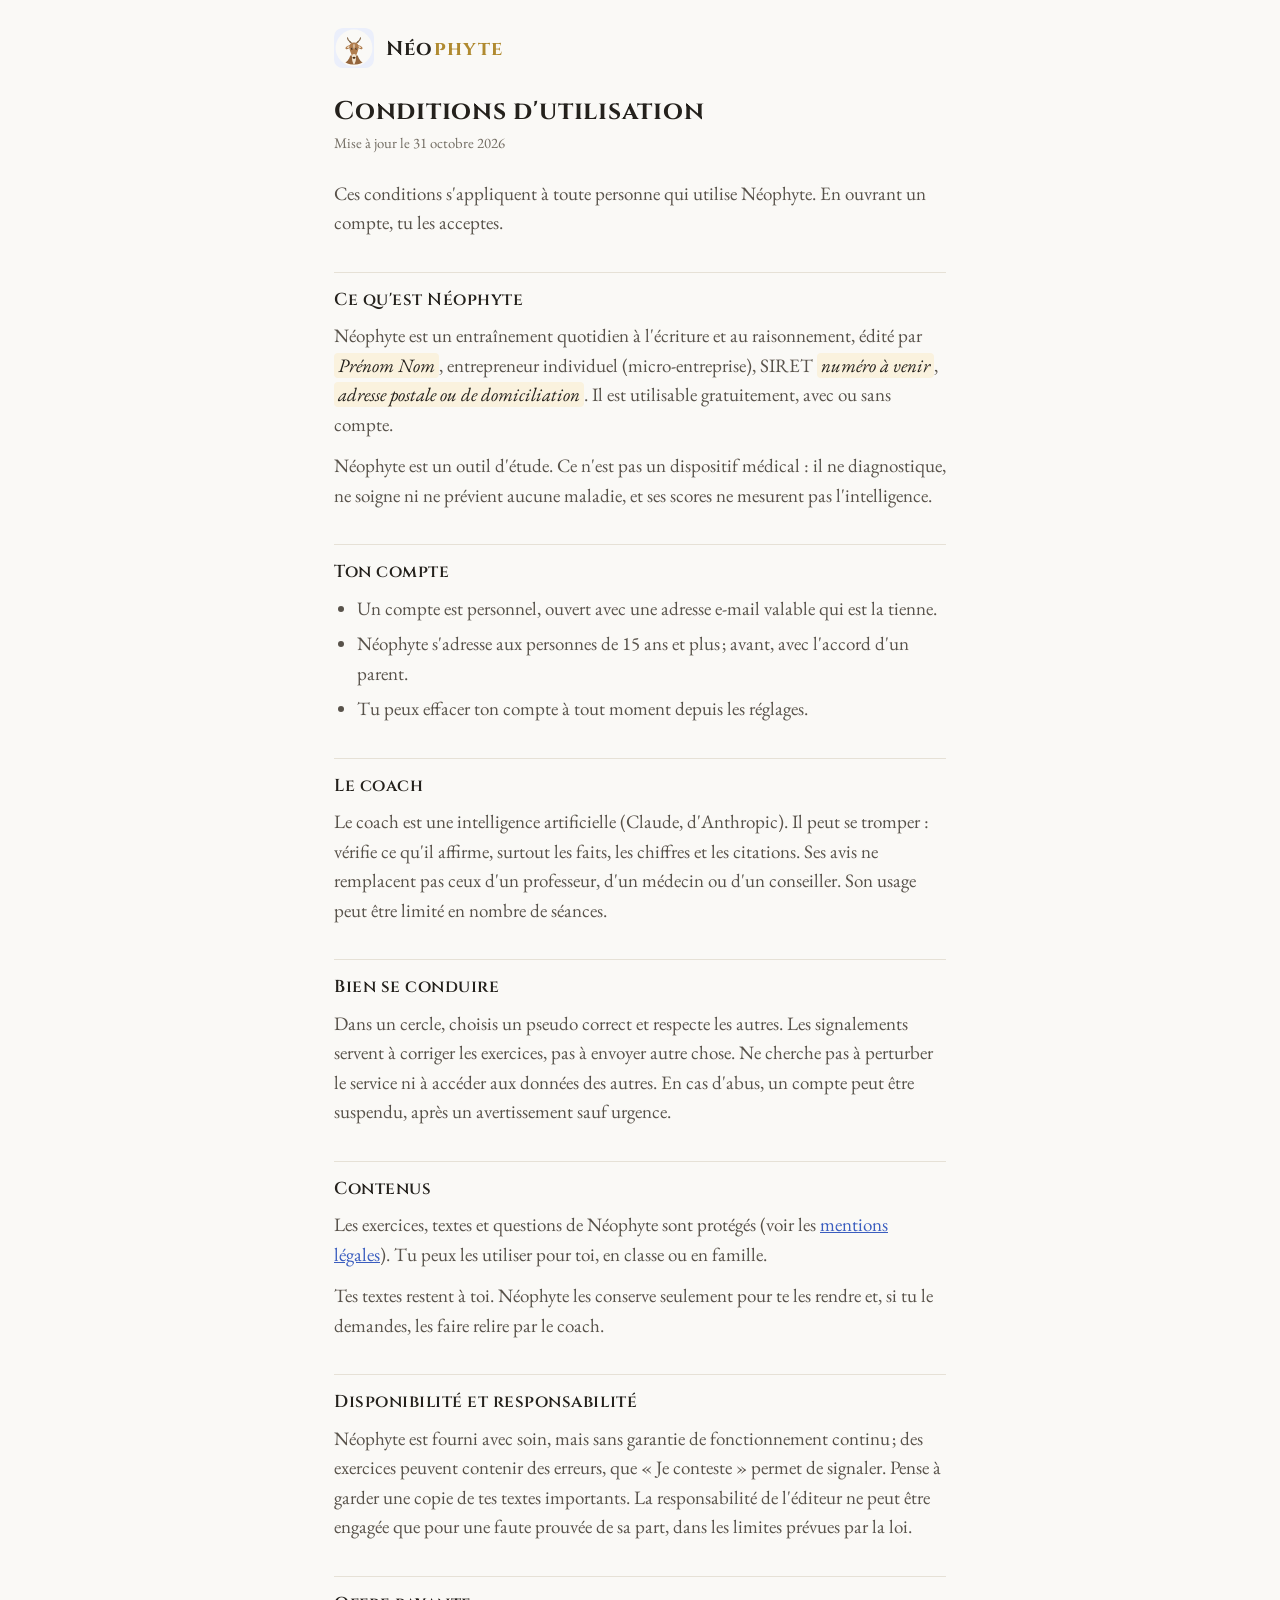
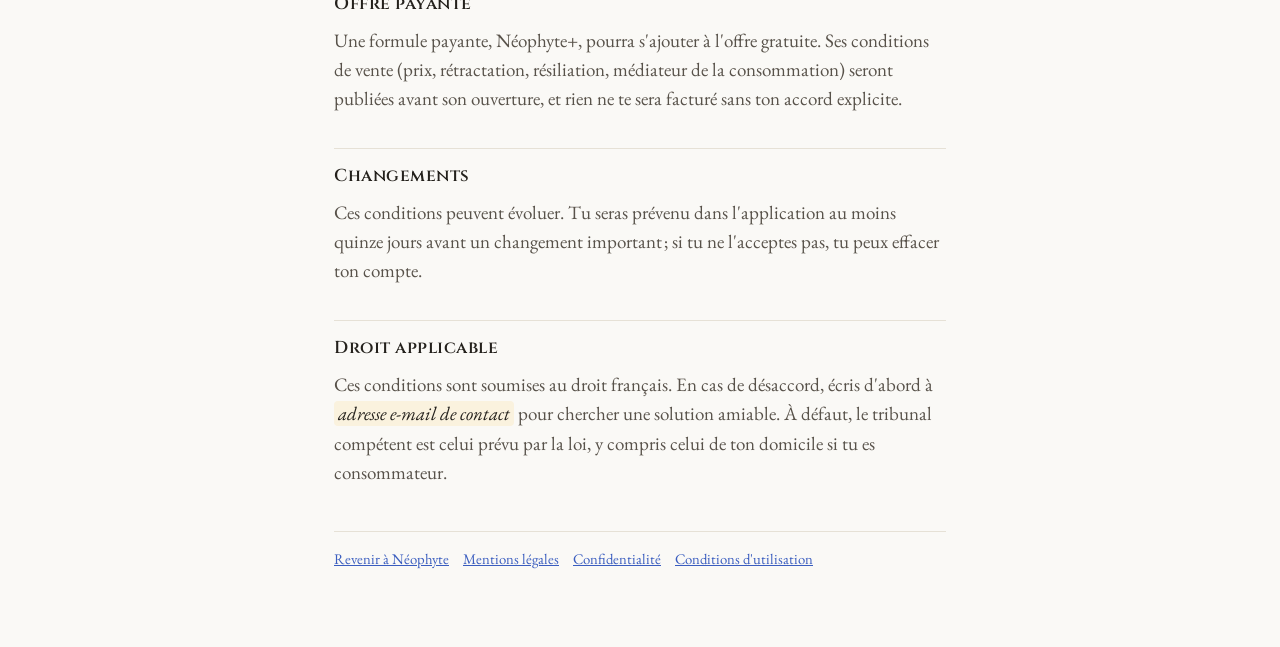
<file: public/conditions.html>
<!doctype html>
<html lang="fr">
<head>
<meta charset="utf-8">
<meta name="viewport" content="width=device-width, initial-scale=1">
<title>Conditions d'utilisation · Néophyte</title>
<meta name="description" content="Les règles du jeu de Néophyte, simplement.">
<link rel="icon" href="icon.svg" type="image/svg+xml">
<link rel="stylesheet" href="fonts/fonts.css">
<link rel="stylesheet" href="pages.css">
</head>
<body>
<main>
<a class="top" href="./"><img src="icon.svg" alt=""><span class="brand">Néo<span>phyte</span></span></a>
<h1>Conditions d'utilisation</h1>
<p class="maj">Mise à jour le 31 octobre 2026</p>
<p>Ces conditions s'appliquent à toute personne qui utilise Néophyte. En ouvrant un compte, tu les acceptes.</p>

<h2>Ce qu'est Néophyte</h2>
<p>Néophyte est un entraînement quotidien à l'écriture et au raisonnement, édité par <span class="todo">Prénom Nom</span>, entrepreneur individuel (micro-entreprise), SIRET <span class="todo">numéro à venir</span>, <span class="todo">adresse postale ou de domiciliation</span>. Il est utilisable gratuitement, avec ou sans compte.</p>
<p>Néophyte est un outil d'étude. Ce n'est pas un dispositif médical : il ne diagnostique, ne soigne ni ne prévient aucune maladie, et ses scores ne mesurent pas l'intelligence.</p>

<h2>Ton compte</h2>
<ul>
<li>Un compte est personnel, ouvert avec une adresse e-mail valable qui est la tienne.</li>
<li>Néophyte s'adresse aux personnes de 15 ans et plus ; avant, avec l'accord d'un parent.</li>
<li>Tu peux effacer ton compte à tout moment depuis les réglages.</li>
</ul>

<h2>Le coach</h2>
<p>Le coach est une intelligence artificielle (Claude, d'Anthropic). Il peut se tromper : vérifie ce qu'il affirme, surtout les faits, les chiffres et les citations. Ses avis ne remplacent pas ceux d'un professeur, d'un médecin ou d'un conseiller. Son usage peut être limité en nombre de séances.</p>

<h2>Bien se conduire</h2>
<p>Dans un cercle, choisis un pseudo correct et respecte les autres. Les signalements servent à corriger les exercices, pas à envoyer autre chose. Ne cherche pas à perturber le service ni à accéder aux données des autres. En cas d'abus, un compte peut être suspendu, après un avertissement sauf urgence.</p>

<h2>Contenus</h2>
<p>Les exercices, textes et questions de Néophyte sont protégés (voir les <a href="mentions-legales.html">mentions légales</a>). Tu peux les utiliser pour toi, en classe ou en famille.</p>
<p>Tes textes restent à toi. Néophyte les conserve seulement pour te les rendre et, si tu le demandes, les faire relire par le coach.</p>

<h2>Disponibilité et responsabilité</h2>
<p>Néophyte est fourni avec soin, mais sans garantie de fonctionnement continu ; des exercices peuvent contenir des erreurs, que « Je conteste » permet de signaler. Pense à garder une copie de tes textes importants. La responsabilité de l'éditeur ne peut être engagée que pour une faute prouvée de sa part, dans les limites prévues par la loi.</p>

<h2>Offre payante</h2>
<p>Une formule payante, Néophyte+, pourra s'ajouter à l'offre gratuite. Ses conditions de vente (prix, rétractation, résiliation, médiateur de la consommation) seront publiées avant son ouverture, et rien ne te sera facturé sans ton accord explicite.</p>

<h2>Changements</h2>
<p>Ces conditions peuvent évoluer. Tu seras prévenu dans l'application au moins quinze jours avant un changement important ; si tu ne l'acceptes pas, tu peux effacer ton compte.</p>

<h2>Droit applicable</h2>
<p>Ces conditions sont soumises au droit français. En cas de désaccord, écris d'abord à <span class="todo">adresse e-mail de contact</span> pour chercher une solution amiable. À défaut, le tribunal compétent est celui prévu par la loi, y compris celui de ton domicile si tu es consommateur.</p>
<p class="pied"><a href="./">Revenir à Néophyte</a><a href="mentions-legales.html">Mentions légales</a><a href="confidentialite.html">Confidentialité</a><a href="conditions.html">Conditions d'utilisation</a></p>
</main>
</body>
</html>
</file>
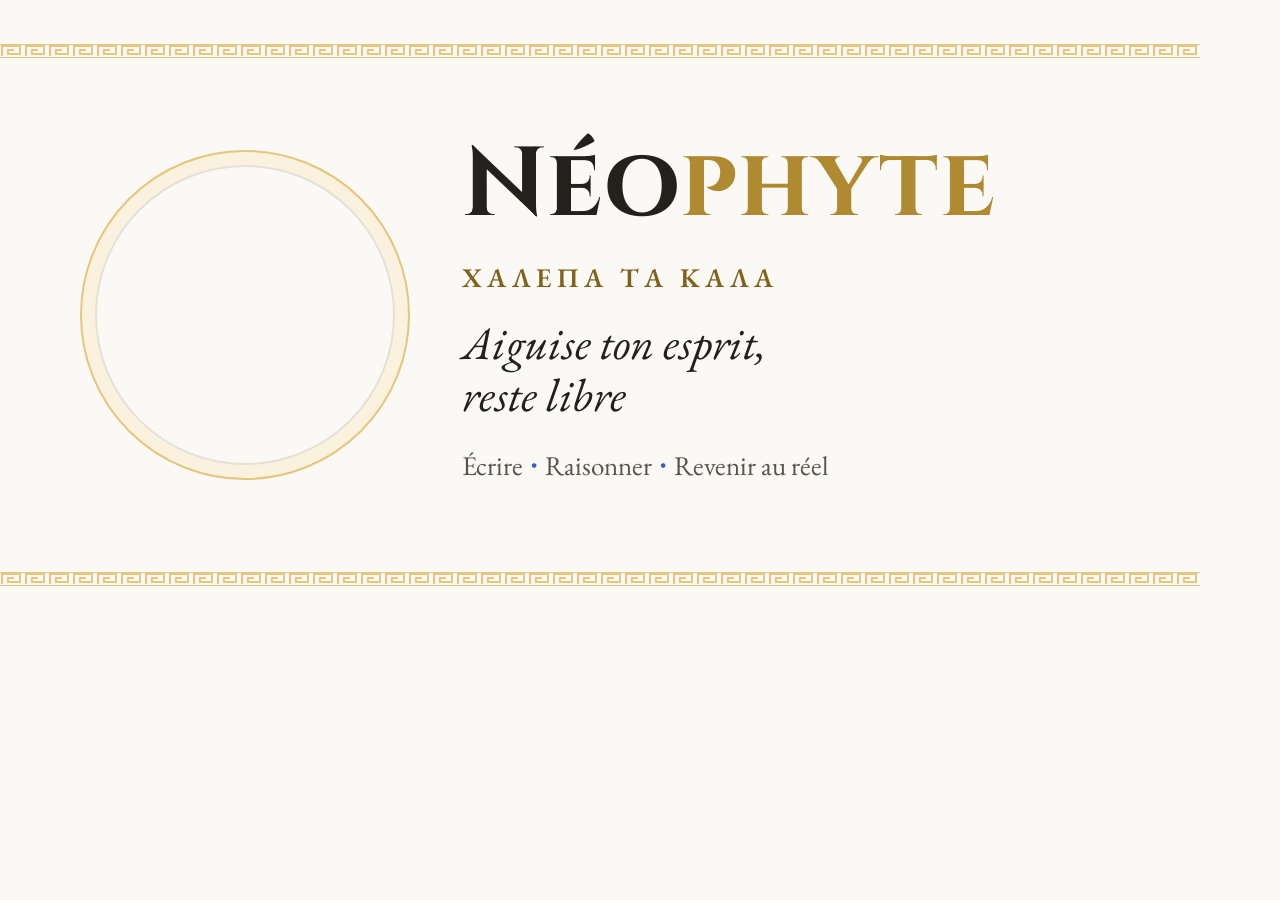
<file: tools/og/og.html>
<!doctype html>
<html lang="fr"><head><meta charset="utf-8">
<!-- Image d'aperçu des liens partagés (public/og.png, 1200×630). Régénérer : node tools/og/generer.js -->
<link rel="stylesheet" href="../../public/polices/polices.css">
<style>
html,body{margin:0}
body{width:1200px;height:630px;background:#FAF9F6;position:relative;overflow:hidden;font-family:"EB Garamond",serif;color:#24211C}
.cle{position:absolute;left:0;right:0;height:14px}
.cle.haut{top:44px}.cle.bas{bottom:44px}
.medaillon{position:absolute;left:80px;top:150px;width:330px;height:330px;border-radius:50%;background:#FAF2DE;border:2.5px solid #E4C67C;box-sizing:border-box;display:grid;place-items:center}
.medaillon .int{width:300px;height:300px;border-radius:50%;background:#FAF9F6;border:2px solid #E6E1D6;box-sizing:border-box;overflow:hidden}
.medaillon svg{width:100%;height:100%;display:block}
.texte{position:absolute;left:462px;top:136px;right:40px}
h1{font-family:"Cinzel",serif;font-weight:700;font-size:98px;line-height:1;margin:0;letter-spacing:.01em}
h1 span{color:#B08A30}
.devise{font-family:"EB Garamond",serif;font-weight:600;font-size:27px;letter-spacing:.2em;color:#80621A;margin:26px 0 0}
.promesse{font-style:italic;font-size:46px;line-height:1.14;margin:22px 0 0;color:#24211C}
.piliers{font-size:27px;color:#58524A;margin:26px 0 0}
.piliers i{color:#3A5DBF;font-style:normal;padding:0 8px;font-size:18px;vertical-align:3px}
</style></head><body>
<svg class="cle haut" viewBox="0 0 1200 14" preserveAspectRatio="none"><defs><pattern id="g" width="24" height="14" patternUnits="userSpaceOnUse"><path d="M2 12V2h18v8h-12v-4h6" fill="none" stroke="#E4C67C" stroke-width="2"/></pattern></defs><line x1="0" x2="1200" y1="0.5" y2="0.5" stroke="#E4C67C"/><rect y="0" width="1200" height="14" fill="url(#g)"/><line x1="0" x2="1200" y1="13.5" y2="13.5" stroke="#E4C67C"/></svg>
<svg class="cle bas" viewBox="0 0 1200 14" preserveAspectRatio="none"><defs><pattern id="g2" width="24" height="14" patternUnits="userSpaceOnUse"><path d="M2 12V2h18v8h-12v-4h6" fill="none" stroke="#E4C67C" stroke-width="2"/></pattern></defs><line x1="0" x2="1200" y1="0.5" y2="0.5" stroke="#E4C67C"/><rect y="0" width="1200" height="14" fill="url(#g2)"/><line x1="0" x2="1200" y1="13.5" y2="13.5" stroke="#E4C67C"/></svg>
<div class="medaillon"><div class="int" id="cerf"></div></div>
<div class="texte">
  <h1>Néo<span>phyte</span></h1>
  <p class="devise">ΧΑΛΕΠΑ ΤΑ ΚΑΛΑ</p>
  <p class="promesse">Aiguise ton esprit,<br>reste libre</p>
  <p class="piliers">Écrire<i>•</i>Raisonner<i>•</i>Revenir au réel</p>
</div>
</body></html>
</file>
<file: public/fonts/fonts.css>
/* Cinzel et EB Garamond (licence SIL Open Font License 1.1), servies par le site lui-même : aucune requête vers Google. */
@font-face{font-family:'Cinzel';font-style:normal;font-weight:600 700;font-display:swap;src:url(Cinzel-latin-ext.woff2) format('woff2');unicode-range:U+0100-02BA, U+02BD-02C5, U+02C7-02CC, U+02CE-02D7, U+02DD-02FF, U+0304, U+0308, U+0329, U+1D00-1DBF, U+1E00-1E9F, U+1EF2-1EFF, U+2020, U+20A0-20AB, U+20AD-20C4, U+2113, U+2C60-2C7F, U+A720-A7FF}
@font-face{font-family:'Cinzel';font-style:normal;font-weight:600 700;font-display:swap;src:url(Cinzel-latin.woff2) format('woff2');unicode-range:U+0000-00FF, U+0131, U+0152-0153, U+02BB-02BC, U+02C6, U+02DA, U+02DC, U+0304, U+0308, U+0329, U+2000-206F, U+20AC, U+2122, U+2191, U+2193, U+2212, U+2215, U+FEFF, U+FFFD}
@font-face{font-family:'EB Garamond';font-style:normal;font-weight:400 700;font-display:swap;src:url(EBGaramond-latin-ext.woff2) format('woff2');unicode-range:U+0100-02BA, U+02BD-02C5, U+02C7-02CC, U+02CE-02D7, U+02DD-02FF, U+0304, U+0308, U+0329, U+1D00-1DBF, U+1E00-1E9F, U+1EF2-1EFF, U+2020, U+20A0-20AB, U+20AD-20C4, U+2113, U+2C60-2C7F, U+A720-A7FF}
@font-face{font-family:'EB Garamond';font-style:normal;font-weight:400 700;font-display:swap;src:url(EBGaramond-latin.woff2) format('woff2');unicode-range:U+0000-00FF, U+0131, U+0152-0153, U+02BB-02BC, U+02C6, U+02DA, U+02DC, U+0304, U+0308, U+0329, U+2000-206F, U+20AC, U+2122, U+2191, U+2193, U+2212, U+2215, U+FEFF, U+FFFD}
@font-face{font-family:'EB Garamond';font-style:italic;font-weight:400;font-display:swap;src:url(EBGaramond-italic-latin-ext.woff2) format('woff2');unicode-range:U+0100-02BA, U+02BD-02C5, U+02C7-02CC, U+02CE-02D7, U+02DD-02FF, U+0304, U+0308, U+0329, U+1D00-1DBF, U+1E00-1E9F, U+1EF2-1EFF, U+2020, U+20A0-20AB, U+20AD-20C4, U+2113, U+2C60-2C7F, U+A720-A7FF}
@font-face{font-family:'EB Garamond';font-style:italic;font-weight:400;font-display:swap;src:url(EBGaramond-italic-latin.woff2) format('woff2');unicode-range:U+0000-00FF, U+0131, U+0152-0153, U+02BB-02BC, U+02C6, U+02DA, U+02DC, U+0304, U+0308, U+0329, U+2000-206F, U+20AC, U+2122, U+2191, U+2193, U+2212, U+2215, U+FEFF, U+FFFD}
</file>
<file: public/pages.css>
/* Pages fixes de Néophyte (mentions légales, confidentialité, conditions) : même pierre claire, même lapis, même or. */
:root{--bg:#FAF9F6;--surface:#FFFFFF;--fg:#24211C;--fg2:#58524A;--muted:#736D63;--gold:#B08A30;--accent:#3A5DBF;--line:#E6E1D6;--todo:#FAF2DE}
@media (prefers-color-scheme:dark){:root{--bg:#101219;--surface:#181B25;--fg:#EEE8DA;--fg2:#BEB5A2;--muted:#9A9383;--gold:#D9B45A;--accent:#9DB0F0;--line:#343A4D;--todo:#3A3018}}
html{background:var(--bg);color:var(--fg)}
body{margin:0;font-family:"EB Garamond",Garamond,Georgia,serif;font-size:19px;line-height:1.55}
main{max-width:68ch;margin:0 auto;padding:28px 16px 64px}
.top{display:flex;align-items:center;gap:12px;text-decoration:none;color:inherit;margin-bottom:28px}
.top img{width:40px;height:40px}
.brand{font-family:Cinzel,serif;font-weight:700;font-size:1.25rem;letter-spacing:.06em}
.brand span{color:var(--gold)}
h1{font-family:Cinzel,serif;font-weight:700;font-size:1.6rem;letter-spacing:.03em;line-height:1.25;margin:0 0 4px}
h2{font-family:Cinzel,serif;font-weight:600;font-size:1.08rem;letter-spacing:.03em;margin:34px 0 8px;padding-top:14px;border-top:1px solid var(--line)}
p,li{color:var(--fg2)}
p{margin:0 0 12px}
ul{margin:0 0 12px;padding-left:1.2em}
li{margin-bottom:6px}
strong{color:var(--fg);font-weight:600}
a{color:var(--accent)}
.maj{color:var(--muted);font-size:.92rem;margin-bottom:24px}
.todo{background:var(--todo);color:var(--fg);padding:0 4px;border-radius:4px;font-style:italic}
table{border-collapse:collapse;width:100%;margin:6px 0 16px;font-size:.95rem}
th,td{text-align:left;vertical-align:top;padding:8px 10px 8px 0;border-bottom:1px solid var(--line);color:var(--fg2)}
th{color:var(--fg);font-weight:600}
@media (max-width:560px){table,thead,tbody,tr,th,td{display:block}thead{display:none}tr{padding:8px 0;border-bottom:1px solid var(--line)}td{border:0;padding:2px 0}td:first-child{color:var(--fg);font-weight:600}}
.pied{margin-top:44px;padding-top:16px;border-top:1px solid var(--line);font-size:.92rem;color:var(--muted)}
.pied a{margin-right:14px;white-space:nowrap;display:inline-block}
</file>
<file: public/polices/polices.css>
/* Polices hébergées avec le site (aucune requête vers Google) : Cinzel et EB Garamond, licence SIL OFL 1.1 (voir LICENCE-*.txt), fichiers issus de Fontsource 5.3.0. */
@font-face {
  font-family: 'Cinzel';
  font-style: normal;
  font-display: swap;
  font-weight: 600;
  src: url(cinzel-latin-600-normal.woff2) format('woff2');
}
@font-face {
  font-family: 'Cinzel';
  font-style: normal;
  font-display: swap;
  font-weight: 600;
  src: url(cinzel-latin-ext-600-normal.woff2) format('woff2');
}
@font-face {
  font-family: 'Cinzel';
  font-style: normal;
  font-display: swap;
  font-weight: 700;
  src: url(cinzel-latin-700-normal.woff2) format('woff2');
}
@font-face {
  font-family: 'Cinzel';
  font-style: normal;
  font-display: swap;
  font-weight: 700;
  src: url(cinzel-latin-ext-700-normal.woff2) format('woff2');
}
@font-face {
  font-family: 'EB Garamond';
  font-style: normal;
  font-display: swap;
  font-weight: 400;
  src: url(eb-garamond-latin-400-normal.woff2) format('woff2');
}
@font-face {
  font-family: 'EB Garamond';
  font-style: normal;
  font-display: swap;
  font-weight: 400;
  src: url(eb-garamond-latin-ext-400-normal.woff2) format('woff2');
}
@font-face {
  font-family: 'EB Garamond';
  font-style: normal;
  font-display: swap;
  font-weight: 400;
  src: url(eb-garamond-greek-400-normal.woff2) format('woff2');
}
@font-face {
  font-family: 'EB Garamond';
  font-style: normal;
  font-display: swap;
  font-weight: 400;
  src: url(eb-garamond-greek-ext-400-normal.woff2) format('woff2');
}
@font-face {
  font-family: 'EB Garamond';
  font-style: normal;
  font-display: swap;
  font-weight: 600;
  src: url(eb-garamond-latin-600-normal.woff2) format('woff2');
}
@font-face {
  font-family: 'EB Garamond';
  font-style: normal;
  font-display: swap;
  font-weight: 600;
  src: url(eb-garamond-latin-ext-600-normal.woff2) format('woff2');
}
@font-face {
  font-family: 'EB Garamond';
  font-style: normal;
  font-display: swap;
  font-weight: 600;
  src: url(eb-garamond-greek-600-normal.woff2) format('woff2');
}
@font-face {
  font-family: 'EB Garamond';
  font-style: normal;
  font-display: swap;
  font-weight: 600;
  src: url(eb-garamond-greek-ext-600-normal.woff2) format('woff2');
}
@font-face {
  font-family: 'EB Garamond';
  font-style: normal;
  font-display: swap;
  font-weight: 700;
  src: url(eb-garamond-latin-700-normal.woff2) format('woff2');
}
@font-face {
  font-family: 'EB Garamond';
  font-style: normal;
  font-display: swap;
  font-weight: 700;
  src: url(eb-garamond-latin-ext-700-normal.woff2) format('woff2');
}
@font-face {
  font-family: 'EB Garamond';
  font-style: normal;
  font-display: swap;
  font-weight: 700;
  src: url(eb-garamond-greek-700-normal.woff2) format('woff2');
}
@font-face {
  font-family: 'EB Garamond';
  font-style: normal;
  font-display: swap;
  font-weight: 700;
  src: url(eb-garamond-greek-ext-700-normal.woff2) format('woff2');
}
@font-face {
  font-family: 'EB Garamond';
  font-style: italic;
  font-display: swap;
  font-weight: 400;
  src: url(eb-garamond-latin-400-italic.woff2) format('woff2');
}
@font-face {
  font-family: 'EB Garamond';
  font-style: italic;
  font-display: swap;
  font-weight: 400;
  src: url(eb-garamond-latin-ext-400-italic.woff2) format('woff2');
}
@font-face {
  font-family: 'EB Garamond';
  font-style: italic;
  font-display: swap;
  font-weight: 400;
  src: url(eb-garamond-greek-400-italic.woff2) format('woff2');
}
@font-face {
  font-family: 'EB Garamond';
  font-style: italic;
  font-display: swap;
  font-weight: 400;
  src: url(eb-garamond-greek-ext-400-italic.woff2) format('woff2');
}

/* Atkinson Hyperlegible (Braille Institute), licence SIL OFL 1.1 (voir LICENCE-Atkinson-Hyperlegible.txt), Fontsource 5.1.1 : police « très lisible » des réglages de lecture. */
@font-face {
  font-family: 'Atkinson Hyperlegible';
  font-style: normal;
  font-display: swap;
  font-weight: 400;
  src: url(atkinson-hyperlegible-latin-ext-400-normal.woff2) format('woff2');
  unicode-range: U+0100-02BA,U+02BD-02C5,U+02C7-02CC,U+02CE-02D7,U+02DD-02FF,U+0304,U+0308,U+0329,U+1D00-1DBF,U+1E00-1E9F,U+1EF2-1EFF,U+2020,U+20A0-20AB,U+20AD-20C0,U+2113,U+2C60-2C7F,U+A720-A7FF;
}
@font-face {
  font-family: 'Atkinson Hyperlegible';
  font-style: normal;
  font-display: swap;
  font-weight: 400;
  src: url(atkinson-hyperlegible-latin-400-normal.woff2) format('woff2');
  unicode-range: U+0000-00FF,U+0131,U+0152-0153,U+02BB-02BC,U+02C6,U+02DA,U+02DC,U+0304,U+0308,U+0329,U+2000-206F,U+20AC,U+2122,U+2191,U+2193,U+2212,U+2215,U+FEFF,U+FFFD;
}
@font-face {
  font-family: 'Atkinson Hyperlegible';
  font-style: normal;
  font-display: swap;
  font-weight: 700;
  src: url(atkinson-hyperlegible-latin-ext-700-normal.woff2) format('woff2');
  unicode-range: U+0100-02BA,U+02BD-02C5,U+02C7-02CC,U+02CE-02D7,U+02DD-02FF,U+0304,U+0308,U+0329,U+1D00-1DBF,U+1E00-1E9F,U+1EF2-1EFF,U+2020,U+20A0-20AB,U+20AD-20C0,U+2113,U+2C60-2C7F,U+A720-A7FF;
}
@font-face {
  font-family: 'Atkinson Hyperlegible';
  font-style: normal;
  font-display: swap;
  font-weight: 700;
  src: url(atkinson-hyperlegible-latin-700-normal.woff2) format('woff2');
  unicode-range: U+0000-00FF,U+0131,U+0152-0153,U+02BB-02BC,U+02C6,U+02DA,U+02DC,U+0304,U+0308,U+0329,U+2000-206F,U+20AC,U+2122,U+2191,U+2193,U+2212,U+2215,U+FEFF,U+FFFD;
}
</file>
